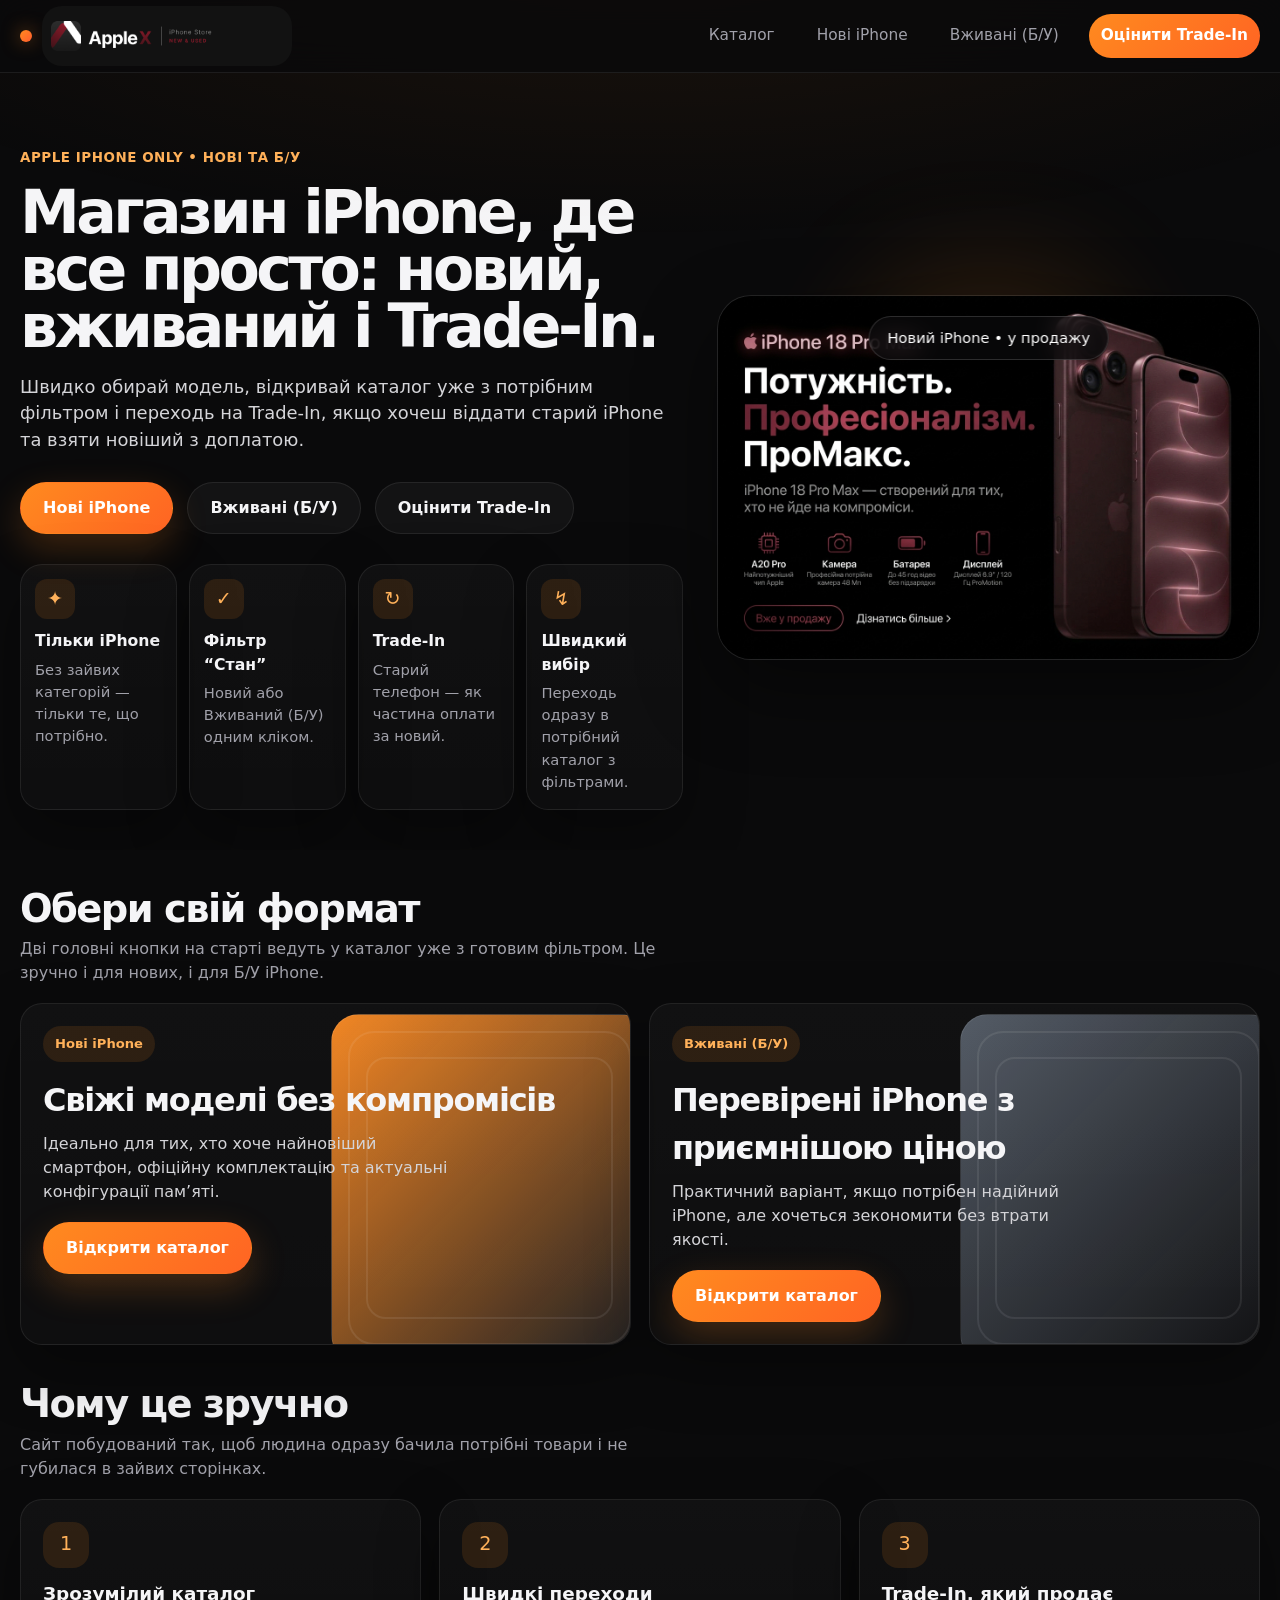
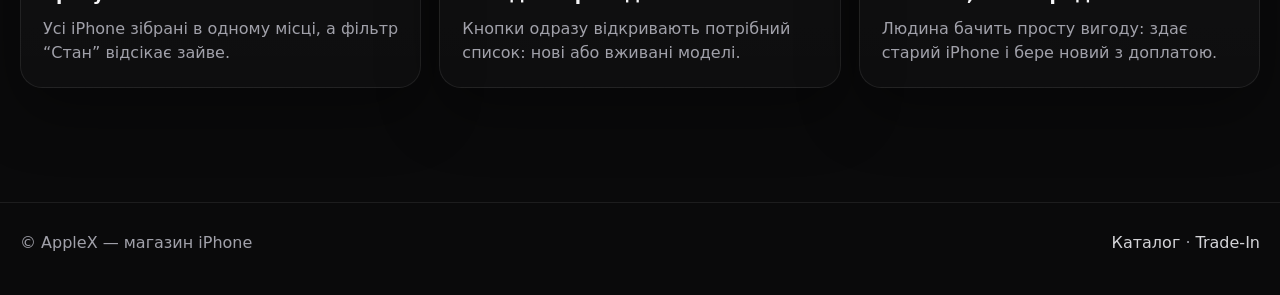
<file: public/index.html>
<!doctype html>
<html lang="uk">
<head>
  <meta charset="utf-8" />
  <meta name="viewport" content="width=device-width, initial-scale=1" />
  <link rel="icon" href="AppleX-Icon.png">
  <title>AppleX — Магазин iPhone</title>
  <link rel="stylesheet" href="styles.css" />
</head>
<body>
  
<header class="site-header">
  <div class="container header-inner">
    <a class="brand" href="index.html" aria-label="AppleX">
      <span class="brand-mark"></span>
      <img src="AppleX-Full-Lockup.png" class="AppleX-Full-icon">
    </a>
    <nav class="nav">
      <a data-nav href="catalog.html" class="">Каталог</a>
      <a data-nav href="catalog.html?status=new" class="">Нові iPhone</a>
      <a data-nav href="catalog.html?status=used" class="">Вживані (Б/У)</a>
      <a class="cta" href="trade-in.html">Оцінити Trade-In</a>
    </nav>
  </div>
</header>

  <main>
    <section class="hero">
      <div class="container hero-grid">
        <div class="hero-copy">
          <div class="kicker">Apple iPhone only • Нові та Б/У</div>
          <h1>Магазин iPhone, де все просто: новий, вживаний і Trade-In.</h1>
          <p class="lead">Швидко обирай модель, відкривай каталог уже з потрібним фільтром і переходь на Trade-In, якщо хочеш віддати старий iPhone та взяти новіший з доплатою.</p>
        </div>

        <div class="hero-visual">
          <div class="glow"></div>
          <div class="hero-card">
            <div class="hero-chip">Новий iPhone • у продажу</div>
            <img src="hero-iphone.png" alt="iPhone marketing visual" />
          </div>
        </div>

        <div class="hero-cta-wrap">
          <div class="hero-actions">
            <a class="btn primary" href="catalog.html?status=new">Нові iPhone</a>
            <a class="btn secondary" href="catalog.html?status=used">Вживані (Б/У)</a>
            <a class="btn secondary" href="trade-in.html">Оцінити Trade-In</a>
          </div>

          <div class="hero-badges">
            <div class="badge-card">
              <div class="badge-icon">✦</div>
              <h3>Тільки iPhone</h3>
              <p>Без зайвих категорій — тільки те, що потрібно.</p>
            </div>
            <div class="badge-card">
              <div class="badge-icon">✓</div>
              <h3>Фільтр “Стан”</h3>
              <p>Новий або Вживаний (Б/У) одним кліком.</p>
            </div>
            <div class="badge-card">
              <div class="badge-icon">↻</div>
              <h3>Trade-In</h3>
              <p>Старий телефон — як частина оплати за новий.</p>
            </div>
            <div class="badge-card">
              <div class="badge-icon">↯</div>
              <h3>Швидкий вибір</h3>
              <p>Переходь одразу в потрібний каталог з фільтрами.</p>
            </div>
          </div>
        </div>
      </div>
    </section>

    <section class="section">
      <div class="container">
        <div class="section-head">
          <div>
            <h2>Обери свій формат</h2>
            <p class="sub">Дві головні кнопки на старті ведуть у каталог уже з готовим фільтром. Це зручно і для нових, і для Б/У iPhone.</p>
          </div>
        </div>

        <div class="formats-grid">
          <article class="format-card new panel">
            <span class="tag">Нові iPhone</span>
            <h3>Свіжі моделі без компромісів</h3>
            <p>Ідеально для тих, хто хоче найновіший смартфон, офіційну комплектацію та актуальні конфігурації пам’яті.</p>
            <div class="actions">
              <a class="btn primary" href="catalog.html?status=new">Відкрити каталог</a>
            </div>
            <div class="visual"></div>
          </article>

          <article class="format-card used panel">
            <span class="tag">Вживані (Б/У)</span>
            <h3>Перевірені iPhone з приємнішою ціною</h3>
            <p>Практичний варіант, якщо потрібен надійний iPhone, але хочеться зекономити без втрати якості.</p>
            <div class="actions">
              <a class="btn primary" href="catalog.html?status=used">Відкрити каталог</a>
            </div>
            <div class="visual"></div>
          </article>
        </div>
      </div>
    </section>

    <section class="section">
      <div class="container">
        <div class="section-head">
          <div>
            <h2>Чому це зручно</h2>
            <p class="sub">Сайт побудований так, щоб людина одразу бачила потрібні товари і не губилася в зайвих сторінках.</p>
          </div>
        </div>

        <div class="advantages-grid">
          <article class="feature-card">
            <div class="feature-icon">1</div>
            <h3>Зрозумілий каталог</h3>
            <p>Усі iPhone зібрані в одному місці, а фільтр “Стан” відсікає зайве.</p>
          </article>
          <article class="feature-card">
            <div class="feature-icon">2</div>
            <h3>Швидкі переходи</h3>
            <p>Кнопки одразу відкривають потрібний список: нові або вживані моделі.</p>
          </article>
          <article class="feature-card">
            <div class="feature-icon">3</div>
            <h3>Trade-In, який продає</h3>
            <p>Людина бачить просту вигоду: здає старий iPhone і бере новий з доплатою.</p>
          </article>
        </div>
      </div>
    </section>
  </main>

  <footer class="footer">
    <div class="container footer-inner">
      <div>© AppleX — магазин iPhone</div>
      <div><a href="catalog.html">Каталог</a> · <a href="trade-in.html">Trade-In</a></div>
    </div>
  </footer>
  <script src="catalog-data.js"></script>
  <script src="script.js"></script>
</body>
</html>
</file>
<file: public/styles.css>
:root {
  --bg: #0a0a0b;
  --panel: #121214;
  --panel-2: #17171a;
  --border: rgba(255,255,255,.08);
  --text: #f5f5f7;
  --muted: #a1a1aa;
  --accent: #ff8a1f;
  --accent-2: #ffb15a;
  --good: #43d17a;
  --shadow: 0 24px 60px rgba(0,0,0,.35);
  --radius-xl: 28px;
  --radius-lg: 22px;
  --radius-md: 16px;
  --max: 1800px;
}

* { box-sizing: border-box; }
html { scroll-behavior: smooth; }
body {
  margin: 0;
  font-family: Inter, system-ui, -apple-system, BlinkMacSystemFont, "Segoe UI", Roboto, Arial, sans-serif;
  background: #0a0a0b;
  color: var(--text);
  line-height: 1.5;
}
body::before {
  content: "";
  position: fixed;
  top: 0; left: 0; right: 0;
  height: 380px;
  background: radial-gradient(ellipse 70% 280px at 50% -40px, rgba(255,138,31,.07), transparent);
  pointer-events: none;
  z-index: 0;
}
a { color: inherit; text-decoration: none; }
img { max-width: 100%; display: block; }

.container {
  width: min(var(--max), calc(100% - 40px));
  margin: 0 auto;
}

header.site-header {
  position: sticky;
  top: 0;
  z-index: 50;
  backdrop-filter: blur(18px);
  background: rgba(10,10,11,.78);
  border-bottom: 1px solid var(--border);
}

.header-inner {
  min-height: 72px;
  display: flex;
  align-items: center;
  justify-content: space-between;
  gap: 20px;
}

.brand {
  display: inline-flex;
  align-items: center;
  gap: 10px;
  font-weight: 800;
  letter-spacing: -.04em;
}
.brand-mark {
  width: 12px; height: 12px; border-radius: 999px;
  background: linear-gradient(135deg, var(--accent), #ff5d2e);
  box-shadow: 0 0 18px rgba(255,138,31,.5);
}
.brand img {
  width: 250px;
  height: 60px;
  object-fit: cover;
  cursor: pointer;
  border-radius: 20px;
}
.nav {
  display: flex;
  align-items: center;
  gap: 18px;
  flex-wrap: wrap;
}
.nav a {
  color: var(--muted);
  font-size: .96rem;
  padding: 10px 12px;
  border-radius: 999px;
  transition: .2s ease;
}
.nav a:hover, .nav a.active {
  color: var(--text);
  background: rgba(255,255,255,.04);
}
.nav .cta {
  background: linear-gradient(135deg, var(--accent), #ff6423);
  color: #fff;
  font-weight: 700;
}
.nav .cta:hover { transform: translateY(-1px); }

main { padding-bottom: 80px; }

.hero {
  padding: 72px 0 40px;
  overflow: hidden;
}
.hero-grid {
  display: grid;
  grid-template-columns: 1.1fr .9fr;
  grid-template-rows: auto auto;
  column-gap: 34px;
  row-gap: 0;
  align-items: start;
}
.hero-copy     { grid-column: 1; grid-row: 1; }
.hero-cta-wrap { grid-column: 1; grid-row: 2; }
.kicker {
  display: inline-flex;
  align-items: center;
  gap: 10px;
  color: var(--accent-2);
  font-weight: 700;
  letter-spacing: .04em;
  text-transform: uppercase;
  font-size: .84rem;
  margin-bottom: 16px;
}
.hero h1 {
  margin: 0 0 18px;
  font-size: clamp(2.4rem, 4.7vw, 5.2rem);
  line-height: .95;
  letter-spacing: -.06em;
}
.hero p.lead {
  color: #d4d4d8;
  font-size: clamp(1.04rem, 1.4vw, 1.25rem);
  max-width: 58ch;
  margin: 0 0 28px;
}
.hero-actions {
  display: flex;
  gap: 14px;
  flex-wrap: wrap;
  margin-bottom: 30px;
}
.btn {
  display: inline-flex;
  align-items: center;
  justify-content: center;
  gap: 10px;
  min-height: 52px;
  padding: 0 22px;
  border-radius: 999px;
  border: 1px solid transparent;
  cursor: pointer;
  font-weight: 700;
  transition: .2s ease;
  user-select: none;
}
.btn.primary {
  background: linear-gradient(135deg, var(--accent), #ff6423);
  color: #fff;
  box-shadow: 0 14px 36px rgba(255,138,31,.22);
}
.btn.primary:hover { transform: translateY(-1px); }
.btn.secondary {
  background: rgba(255,255,255,.04);
  border-color: var(--border);
  color: var(--text);
}
.btn.secondary:hover { background: rgba(255,255,255,.07); transform: translateY(-1px); }

.hero-badges {
  display: grid;
  grid-template-columns: repeat(4, minmax(0,1fr));
  gap: 12px;
  margin-top: 26px;
}
.badge-card, .feature-card, .panel {
  background: linear-gradient(180deg, rgba(255,255,255,.03), rgba(255,255,255,.02));
  border: 1px solid var(--border);
  border-radius: var(--radius-lg);
  box-shadow: var(--shadow);
}
.badge-card {
  padding: 14px 14px 16px;
  min-height: 132px;
}
.badge-icon {
  width: 40px; height: 40px; border-radius: 12px;
  display: grid; place-items: center;
  background: rgba(255,138,31,.12);
  color: var(--accent-2);
  margin-bottom: 10px;
  font-size: 1.2rem;
}
.badge-card h3 {
  margin: 0 0 6px;
  font-size: .98rem;
}
.badge-card p {
  margin: 0;
  color: var(--muted);
  font-size: .92rem;
}

.hero-visual {
  position: relative;
  grid-column: 2;
  grid-row: 1 / 3;
  align-self: center;
}
.hero-visual .glow {
  position: absolute;
  inset: -20% -12% 0;
  background: radial-gradient(circle at 50% 40%, rgba(255,138,31,.2), transparent 48%);
  filter: blur(40px);
  z-index: 0;
}
.hero-card {
  position: relative;
  z-index: 1;
  border-radius: 34px;
  border: 1px solid rgba(255,255,255,.08);
  overflow: hidden;
  background: linear-gradient(180deg, rgba(255,255,255,.04), rgba(255,255,255,.02));
  box-shadow: 0 30px 80px rgba(0,0,0,.45);
}
.hero-card img {
  width: 100%;
  height: auto;
  object-fit: cover;
  transform: scale(1.02);
}
.hero-chip {
    position: absolute;
    top: 20px;
    left: 50%;
    transform: translateX(-50%); /* Центрує кнопку по горизонталі */
    z-index: 2;
    padding: 10px 18px;
    border-radius: 999px;
    background: rgba(10,10,11,.75);
    backdrop-filter: blur(12px);
    border: 1px solid rgba(255,255,255,.15);
    font-size: .92rem;
    color: #fff;
    white-space: nowrap;
}

.section {
  padding: 30px 0 0;
}
.section-head {
  display: flex;
  align-items: end;
  justify-content: space-between;
  gap: 16px;
  margin-bottom: 18px;
}
.section h2 {
  margin: 0;
  font-size: clamp(1.7rem, 3vw, 2.8rem);
  letter-spacing: -.04em;
}
.section p.sub {
  margin: 0;
  color: var(--muted);
  max-width: 64ch;
}

.formats-grid, .advantages-grid {
  display: grid;
  grid-template-columns: repeat(2, minmax(0, 1fr));
  gap: 18px;
}
.format-card {
  position: relative;
  overflow: hidden;
  min-height: 300px;
  padding: 24px;
}
.format-card .tag {
  display: inline-flex;
  padding: 8px 12px;
  border-radius: 999px;
  background: rgba(255,138,31,.12);
  color: var(--accent-2);
  font-weight: 700;
  font-size: .82rem;
}
.format-card h3 {
  margin: 14px 0 8px;
  font-size: 2rem;
  letter-spacing: -.04em;
}
.format-card p {
  margin: 0 0 18px;
  color: #d4d4d8;
  max-width: 40ch;
}
.format-card .actions { display: flex; gap: 10px; flex-wrap: wrap; }
.format-card .visual {
  z-index: -1;
  position: absolute;
  inset: auto -18px -18px auto;
  width: 52%;
  max-width: 350px;
  aspect-ratio: 1 / 1.1;
  border-radius: 28px;
  border: 1px solid rgba(255,255,255,.08);
  background: linear-gradient(180deg, rgba(255,255,255,.04), rgba(255,255,255,.01));
  overflow: hidden;
}
.format-card .visual::before,
.format-card .visual::after {
  content: "";
  position: absolute;
  inset: 16px;
  border-radius: 26px;
  border: 2px solid rgba(255,255,255,.08);
}
.format-card .visual::after {
  inset: 42px 34px 42px 34px;
  border-radius: 20px;
}
.format-card.new .visual {
  background: linear-gradient(135deg, rgba(255,138,31,.95), rgba(71,85,105,.22));
}
.format-card.used .visual {
  background: linear-gradient(135deg, rgba(148,163,184,.5), rgba(23,23,26,.2));
}

.feature-card, .panel {
  padding: 22px;
}
.advantages-grid { grid-template-columns: repeat(3, minmax(0,1fr)); }
.feature-card h3, h3 {
  margin: 12px 0 10px;
  font-size: 1.15rem;
}
.feature-card p, p {
  margin: 0;
  color: var(--muted);
}
.feature-icon {
  width: 46px; height: 46px;
  border-radius: 16px;
  display: grid; place-items: center;
  background: rgba(255,138,31,.12);
  color: var(--accent-2);
  font-size: 1.2rem;
}

.catalog-top {
  padding: 42px 0 18px;
}
.catalog-toolbar {
  display: grid;
  gap: 14px;
  grid-template-columns: 1.3fr .7fr;
  align-items: center;
}
.searchbox, .chip, .field {
  background: rgba(255,255,255,.04);
  border: 1px solid var(--border);
  color: var(--text);
  border-radius: 16px;
}
.searchbox, .field {
  width: 100%;
  min-height: 48px;
  padding: 0 14px;
  outline: none;
}
.searchbox::placeholder { color: #7d7d86; }
.toolbar-right {
  display: flex;
  gap: 10px;
  flex-wrap: wrap;
  justify-content: flex-end;
}
.chip {
  min-height: 46px;
  padding: 0 16px;
  cursor: pointer;
  font-weight: 700;
  color: #d4d4d8;
}
.chip.active {
  background: linear-gradient(135deg, var(--accent), #ff6423);
  color: #fff;
  border-color: transparent;
}
.catalog-layout {
  display: grid;
  grid-template-columns: 280px 1fr;
  gap: 18px;
  margin-top: 18px;
}
.filters {
  position: sticky;
  top: 92px;
  align-self: start;
  max-height: calc(100vh - 112px);
  overflow-y: auto;
  scrollbar-width: thin;
  scrollbar-color: rgba(255,138,31,.25) transparent;
}
.filters::-webkit-scrollbar { width: 4px; }
.filters::-webkit-scrollbar-thumb { background: rgba(255,138,31,.25); border-radius: 4px; }

/* ── Accordion filter groups ─────────────────────────────── */
.fg {
  border-bottom: 1px solid var(--border);
}
.fg:last-of-type { border-bottom: none; }

.fg-header {
  width: 100%;
  display: flex;
  align-items: center;
  justify-content: space-between;
  gap: 10px;
  padding: 13px 0;
  background: none;
  border: none;
  cursor: pointer;
  color: var(--text);
  font-weight: 700;
  font-size: .97rem;
  font-family: inherit;
  text-align: left;
  transition: color .2s;
}
.fg-header:hover { color: var(--accent-2); }
.fg-header-left {
  display: flex;
  align-items: center;
  gap: 8px;
}
.fg-chevron {
  width: 16px; height: 16px;
  color: var(--muted);
  transition: transform .25s ease;
  flex-shrink: 0;
}
.fg-open .fg-chevron { transform: rotate(180deg); }

.fg-body {
  overflow: hidden;
  max-height: 0;
  transition: max-height .3s ease, padding-bottom .2s;
  padding-bottom: 0;
}
.fg-open .fg-body {
  max-height: 700px;
  padding-bottom: 12px;
}

/* ── Styled checkboxes ──────────────────────────────────── */
.check-row {
  display: flex;
  align-items: center;
  gap: 9px;
  padding: 5px 4px;
  cursor: pointer;
  border-radius: 8px;
  font-size: .92rem;
  color: #c9c9d1;
  transition: color .15s, background .15s;
  user-select: none;
}
.check-row:hover { color: var(--text); background: rgba(255,255,255,.03); }
.check-row input[type="checkbox"] {
  width: 16px; height: 16px;
  accent-color: var(--accent);
  cursor: pointer;
  flex-shrink: 0;
}
.check-label { flex: 1; }
.check-count {
  font-size: .78rem;
  color: var(--muted);
  background: rgba(255,255,255,.06);
  border-radius: 999px;
  padding: 2px 8px;
  min-width: 24px;
  text-align: center;
  font-weight: 600;
  flex-shrink: 0;
}
/* Active filter count badge on header */
.fg-active-count {
  font-size: .75rem;
  background: var(--accent);
  color: #fff;
  border-radius: 999px;
  padding: 1px 7px;
  font-weight: 700;
  line-height: 1.5;
}

/* ── Price range inputs ─────────────────────────────────── */
.price-range-inputs {
  display: flex;
  flex-direction: column;
  gap: 8px;
}
.price-field {
  display: flex;
  flex-direction: column;
  gap: 4px;
}
.price-field-label {
  font-size: .78rem;
  color: var(--muted);
  font-weight: 600;
  text-transform: uppercase;
  letter-spacing: .04em;
  padding-left: 2px;
}
.price-input {
  width: 100%;
  min-height: 42px;
  padding: 0 12px;
  background: rgba(255,255,255,.04);
  border: 1px solid var(--border);
  border-radius: 12px;
  color: var(--text);
  font-size: .93rem;
  font-family: inherit;
  outline: none;
  transition: border-color .2s;
  -moz-appearance: textfield;
}
.price-input:focus { border-color: var(--accent); }
.price-input::placeholder { color: #52525b; }
.price-input::-webkit-outer-spin-button,
.price-input::-webkit-inner-spin-button { -webkit-appearance: none; margin: 0; }
.price-apply-btn {
  margin-top: 10px;
  width: 100%;
  min-height: 38px;
  font-size: .88rem;
  border-radius: 12px;
}

/* ── Filters reset button area ──────────────────────────── */
.filters-footer {
  padding: 14px 0 6px;
}
.filters-footer .btn { width: 100%; font-size: .9rem; min-height: 42px; }

.stats {
  display: flex;
  gap: 12px;
  flex-wrap: wrap;
  align-items: center;
  color: var(--muted);
  font-size: .95rem;
  margin-bottom: 16px;
}
.products-grid {
  display: grid;
  grid-template-columns: repeat(5, minmax(0,1fr));
  gap: 16px;
}
.product-card {
  padding: 16px;
  border-radius: 24px;
  overflow: hidden;
  position: relative;
}
.product-card .condition {
  display: inline-flex;
  padding: 7px 10px;
  border-radius: 999px;
  font-size: .8rem;
  font-weight: 800;
  letter-spacing: .02em;
  margin-bottom: 12px;
}
.condition.new { background: rgba(67,209,122,.12); color: #7ff0ac; }
.condition.used { background: rgba(255,255,255,.06); color: #d4d4d8; }
.product-visual {
  margin-bottom: 14px;
  min-height: 210px;
  border-radius: 20px;
  border: 1px solid rgba(255,255,255,.08);
  background:
    radial-gradient(circle at 50% 24%, rgba(255,255,255,.15), transparent 24%),
    linear-gradient(135deg, rgba(255,138,31,.85), rgba(17,24,39,.45));
  position: relative;
  overflow: hidden;
}
.product-visual::before {
  content: "";
  position: absolute;
  left: 50%;
  top: 12px;
  transform: translateX(-50%);
  width: 44%;
  height: 82%;
  border-radius: 28px;
  border: 2px solid rgba(255,255,255,.15);
  background: linear-gradient(180deg, rgba(255,255,255,.08), rgba(255,255,255,.02));
}
.product-visual::after {
  content: "";
  position: absolute;
  left: 50%;
  top: 22px;
  transform: translateX(-50%);
  width: 18%;
  height: 8%;
  border-radius: 999px;
  background: rgba(0,0,0,.35);
  box-shadow: 0 0 0 2px rgba(255,255,255,.06) inset;
}
.product-card h3 {
  margin: 0 0 6px;
  font-size: 1.1rem;
}
.product-card .meta {
  margin: 0 0 10px;
  color: var(--muted);
  font-size: .92rem;
}
.product-card .price {
  margin: 0 0 14px;
  font-size: 1.35rem;
  font-weight: 900;
  letter-spacing: -.03em;
}
.product-card .mini {
  display: flex;
  justify-content: space-between;
  gap: 10px;
  color: #c9c9d1;
  font-size: .9rem;
  margin-bottom: 14px;
}
.product-card .btn { width: 100%; }

.empty {
  padding: 60px 20px;
  text-align: center;
  color: var(--muted);
}
.empty .btn { margin-top: 14px; width: auto; }

.field {
  min-height: 50px;
  padding: 0 14px;
}

.footer {
  margin-top: 34px;
  padding: 28px 0 40px;
  border-top: 1px solid var(--border);
  color: var(--muted);
}
.footer-inner {
  display: flex;
  justify-content: space-between;
  gap: 16px;
  flex-wrap: wrap;
}
.footer a { color: #d4d4d8; }

/* ── Картки каталогу з реальними фото ─────────────────────── */
.product-visual--photo {
  background: #0f0f10 !important;
  display: flex;
  align-items: center;
  justify-content: center;
  overflow: hidden;
}
.product-visual--photo img {
  width: 72%;
  height: 90%;
  object-fit: contain;
  object-position: center;
  display: block;
  transition: transform .3s ease;
}
.product-card:hover .product-visual--photo img {
  transform: scale(1.06);
}

/* Прибираємо псевдоелементи (телефон/notch) коли є реальне фото */
.product-visual--photo::before,
.product-visual--photo::after { display: none; }

/* ================================================================
   PRODUCT MODAL — AppleX (єдиний блок замість 4 дублікатів)
   Результат збігається з тим, що браузер показував раніше
   після всіх !important-перебиттів.
================================================================ */
.modal-overlay {
  position: fixed;
  inset: 0;
  background: rgba(0,0,0,.72);
  backdrop-filter: blur(12px);
  z-index: 200;
  display: flex;
  align-items: center;
  justify-content: center;
  padding: 16px;
  opacity: 0;
  pointer-events: none;
  transition: opacity .25s ease;
}
.modal-overlay.open { opacity: 1; pointer-events: all; }

.modal-box {
  position: relative;
  display: flex;
  flex-direction: row;
  width: 95%;
  max-width: 1050px;
  max-height: 90vh;
  margin: auto;
  padding: 32px;
  box-sizing: border-box;
  background: var(--panel);
  border: 1px solid var(--border);
  border-radius: var(--radius-xl);
  box-shadow: var(--shadow);
  overflow: hidden;
}
.modal-overlay.open .modal-box { transform: scale(1) translateY(0); }

/* Фото-колонка */
.modal-photo-col {
  position: relative;
  flex: 0 0 45%;
  display: flex;
  flex-direction: column;
  align-items: center;
  justify-content: center;
  min-height: 480px;
  padding: 40px;
  border-right: 1px solid var(--border);
  border-radius: 32px 0 0 32px;
  /* !important свідомо: JS ставить inline-фон, але зараз він
     не застосовується — лишаємо поточний вигляд. Прибери рядок,
     якщо хочеш, щоб працював фон із openModal(). */
  background: rgba(255,255,255,.01) !important;
}
.modal-photo-badge {
  position: absolute;
  top: 20px; left: 20px;
  padding: 6px 12px;
  border-radius: 999px;
  font-size: .78rem;
  font-weight: 800;
  letter-spacing: .03em;
}
.modal-photo-badge.new  { background: rgba(67,209,122,.14); color: #7ff0ac; border: 1px solid rgba(67,209,122,.2); }
.modal-photo-badge.used { background: rgba(255,255,255,.07); color: #c4c4cc; border: 1px solid rgba(255,255,255,.1); }

.modal-phone-img {
  width: 220px;
  height: 280px;
  max-width: 100%;
  max-height: 380px;
  object-fit: contain;
  filter: drop-shadow(0 20px 40px rgba(0,0,0,.5));
  /* opacity — для плавної зміни фото при виборі кольору */
  transition: opacity .15s ease, transform .4s cubic-bezier(.34,1.56,.64,1);
}
.modal-phone-img:hover { transform: scale(1.04) translateY(-4px); }
.modal-glow {
  position: absolute;
  bottom: 20%; left: 50%;
  transform: translateX(-50%);
  width: 160px; height: 80px;
  border-radius: 50%;
  background: var(--modal-accent, rgba(255,138,31,.3));
  filter: blur(32px);
  pointer-events: none;
}

/* Інфо-колонка */
.modal-info-col {
  flex: 0 0 55%;
  max-height: 100%;
  display: flex;
  flex-direction: column;
  padding: 40px;
  overflow-y: auto;
}

.modal-close {
  position: absolute;
  top: 16px;
  right: 16px;
  width: 36px;
  height: 36px;
  border-radius: 50%;
  background: rgba(255,255,255,.07);
  border: 1px solid rgba(255,255,255,.1);
  color: var(--muted);
  cursor: pointer;
  display: grid;
  place-items: center;
  font-size: 1.1rem;
  z-index: 10;
  transition: .2s;
}
.modal-close:hover { background: rgba(255,255,255,.12); color: var(--text); }

.modal-title-row { margin-bottom: 6px; position: relative; }
.modal-title-row h2 { margin: 0; font-size: 1.7rem; letter-spacing: -.04em; line-height: 1.1; }
.modal-subtitle { color: var(--muted); font-size: .9rem; margin: 0 0 14px; }
.modal-price-row {
  font-size: 2rem;
  font-weight: 900;
  letter-spacing: -.05em;
  margin-bottom: 20px;
  background: linear-gradient(135deg, var(--text), #d4d4d8);
  -webkit-background-clip: text;
  -webkit-text-fill-color: transparent;
}

/* Selector groups */
.modal-selector { margin-bottom: 16px; }
.modal-selector-label {
  font-size: .78rem;
  font-weight: 700;
  letter-spacing: .06em;
  text-transform: uppercase;
  color: var(--muted);
  margin-bottom: 8px;
}
.modal-options {
  display: flex;
  flex-wrap: wrap;
  gap: 8px;
}
.modal-opt {
  padding: 7px 14px;
  border-radius: 10px;
  border: 1.5px solid rgba(255,255,255,.1);
  background: rgba(255,255,255,.04);
  color: #d4d4d8;
  cursor: pointer;
  font-size: .88rem;
  font-weight: 600;
  transition: .2s ease;
  user-select: none;
}
.modal-opt:hover { border-color: rgba(255,138,31,.5); background: rgba(255,138,31,.07); }
.modal-opt.active {
  border-color: var(--accent);
  background: rgba(255,138,31,.12);
  color: #fff;
}
.modal-opt.color-swatch {
  width: 30px;
  height: 30px;
  padding: 0;
  border-radius: 50%;
  position: relative;
}
.modal-opt.color-swatch.active::after {
  content: "✓";
  position: absolute;
  inset: 0;
  display: grid;
  place-items: center;
  font-size: .7rem;
  color: #fff;
  text-shadow: 0 1px 3px rgba(0,0,0,.8);
}

/* Description */
.modal-desc {
  font-size: .88rem;
  color: #a1a1aa;
  line-height: 1.55;
  margin-bottom: 18px;
  border-left: 2px solid rgba(255,138,31,.3);
  padding-left: 12px;
}

/* Action buttons */
.modal-actions {
  display: flex;
  gap: 8px;
  flex-wrap: wrap;
  margin-bottom: 14px;
}
.modal-actions .btn {
  flex: 1;
  min-width: 120px;
  min-height: 46px;
  font-size: .88rem;
}
.modal-tab-btns {
  display: flex;
  gap: 8px;
  flex-wrap: wrap;
}
.modal-tab-btns .btn {
  flex: 1;
  min-height: 40px;
  font-size: .82rem;
}

/* ── BUY MINI-FORM inside modal ── */
.modal-buy-form {
  display: none;
  flex-direction: column;
  gap: 10px;
  margin-top: 14px;
  padding: 18px;
  background: rgba(255,255,255,.03);
  border: 1px solid rgba(255,255,255,.08);
  border-radius: 18px;
  animation: formIn .22s ease both;
}
.modal-buy-form.open { display: flex; }
@keyframes formIn {
  from { opacity:0; transform:translateY(6px); }
  to   { opacity:1; transform:translateY(0); }
}
.modal-buy-form h4 { margin: 0 0 4px; font-size: 1rem; }
.modal-buy-form p { margin: 0 0 8px; font-size: .82rem; color: var(--muted); }
.modal-field {
  width: 100%;
  min-height: 46px;
  padding: 0 14px;
  background: rgba(255,255,255,.05);
  border: 1px solid rgba(255,255,255,.1);
  border-radius: 12px;
  color: var(--text);
  font-size: .9rem;
  outline: none;
  transition: border-color .2s;
}
.modal-field:focus { border-color: var(--accent); }
.modal-field::placeholder { color: #56565e; }
.modal-buy-success {
  display: none;
  text-align: center;
  padding: 16px;
  color: #7ff0ac;
  font-weight: 700;
  font-size: .95rem;
}
.modal-buy-success.show { display: block; }

/* ── SPECS & REVIEWS sections (below catalog) ── */
.product-details-section {
  display: none;
  margin-top: 36px;
}
.product-details-section.active { display: block; }
.specs-table {
  width: 100%;
  border-collapse: collapse;
}
.specs-table tr { border-bottom: 1px solid rgba(255,255,255,.06); }
.specs-table td {
  padding: 11px 14px;
  font-size: .92rem;
}
.specs-table td:first-child { color: var(--muted); width: 42%; }
.specs-table td:last-child { color: var(--text); font-weight: 500; }
.review-item {
  padding: 16px;
  border-radius: 18px;
  background: rgba(255,255,255,.03);
  border: 1px solid rgba(255,255,255,.07);
  margin-bottom: 12px;
}
.review-stars { color: var(--accent); font-size: .9rem; margin-bottom: 6px; }
.review-text { color: #d4d4d8; font-size: .9rem; margin: 0 0 6px; }
.review-meta { color: var(--muted); font-size: .78rem; }
.qa-item {
  padding: 14px 16px;
  border-radius: 16px;
  background: rgba(255,255,255,.03);
  border: 1px solid rgba(255,255,255,.07);
  margin-bottom: 10px;
}
.qa-q { font-weight: 700; font-size: .9rem; margin-bottom: 5px; }
.qa-a { font-size: .88rem; color: #a1a1aa; }
.details-anchor { scroll-margin-top: 100px; }
.details-tabs {
  display: flex;
  gap: 4px;
  margin-bottom: 22px;
  background: rgba(255,255,255,.03);
  border-radius: 14px;
  padding: 4px;
}
.details-tab {
  flex: 1;
  padding: 10px;
  border-radius: 10px;
  border: none;
  background: none;
  color: var(--muted);
  font-weight: 700;
  font-size: .88rem;
  cursor: pointer;
  transition: .2s;
}
.details-tab.active {
  background: rgba(255,138,31,.15);
  color: var(--accent-2);
}

/* Вирівнювання фото в каталозі */
.product-visual--photo img {
    width: 100%;
    height: 100%;
    object-fit: contain; /* Зберігає пропорції без обрізки */
    aspect-ratio: 3 / 4; /* Робить всі контейнери однакової форми */
    padding: 10px;
}

/* Вирівнювання фото в Trade-In */
.model-tile .mt-img img {
    width: 100%;
    height: 100%;
    object-fit: contain;
    aspect-ratio: 3 / 4;
}

/* ==========================================
   ОНОВЛЕННЯ ДЛЯ МОДАЛЬНОГО ВІКНА AppleX
   ========================================== */

/* 4. Трансформація форми замовлення у бічну панель */
.modal-buy-form {
  position: absolute !important;
  top: 0;
  right: 0;
  width: 100%;
  height: 100%;
  background: #121214 !important; /* Колір вашої панелі var(--panel), щоб перекрити опції */
  padding: 40px 30px;
  box-sizing: border-box;
  z-index: 99;
  border-left: 1px solid var(--border);
  
  /* Ефект виїзду справа наліво */
  display: none;
  transform: translateX(100%);
  opacity: 0;
  transition: transform 0.3s ease-out, opacity 0.3s ease-out;
}

/* Спрацьовує автоматично, коли ваш JS робить формі display: block або flex */
.modal-buy-form[style*="display: block"],
.modal-buy-form[style*="display: flex"],
.modal-buy-form.active {
  display: flex !important;
  flex-direction: column;
  justify-content: center;
  transform: translateX(0) !important;
  opacity: 1 !important;
}

/* ========================================================
   ОНОВЛЕНИЙ КАТАЛОГ AppleX: КРАСИВА ТА ШИРОКА МОДАЛКА
   ======================================================== */

/* ── ГОЛОВНА МАГІЯ: Приховуємо все зайве під час оформлення заявки ── */
.modal-info-col.buy-active .modal-subtitle,
.modal-info-col.buy-active .modal-price-row,
.modal-info-col.buy-active .modal-selector,
.modal-info-col.buy-active .modal-desc,
.modal-info-col.buy-active .modal-actions {
  display: none !important; /* Повністю ховаємо нижні кнопки, селектори та опис! */
}

/* Стиль для самої форми швидкого замовлення */
.modal-buy-form {
  width: 100% !important;
  margin-top: 15px !important;
}
/* ================================================================
   МОБІЛЬНА ВЕРСІЯ — AppleX
   Компактна шапка, щільніша головна, каталог у 2 колонки
   та фільтри у висувній панелі знизу.
   ================================================================ */

/* Кнопка «Фільтри» і підкладка існують тільки на мобільному */
.filters-toggle,
.filters-backdrop,
.filters-head,
.filters-apply { display: none; }

/* Видимий фокус для клавіатури — працює на всіх розмірах */
a:focus-visible,
button:focus-visible,
input:focus-visible {
  outline: 2px solid var(--accent);
  outline-offset: 2px;
}

@media (prefers-reduced-motion: reduce) {
  * { animation-duration: .01ms !important; transition-duration: .01ms !important; }
  html { scroll-behavior: auto; }
}

/* Дуже вузькі екрани (≈360px і менше) */
@media (max-width: 380px) {
  .products-grid { gap: 8px; }
  .product-card { padding: 8px; }
  .product-card h3 { font-size: .86rem; }
  .product-card .price { font-size: .98rem; }
  .hero-badges { grid-template-columns: 1fr; }
}
</file>
